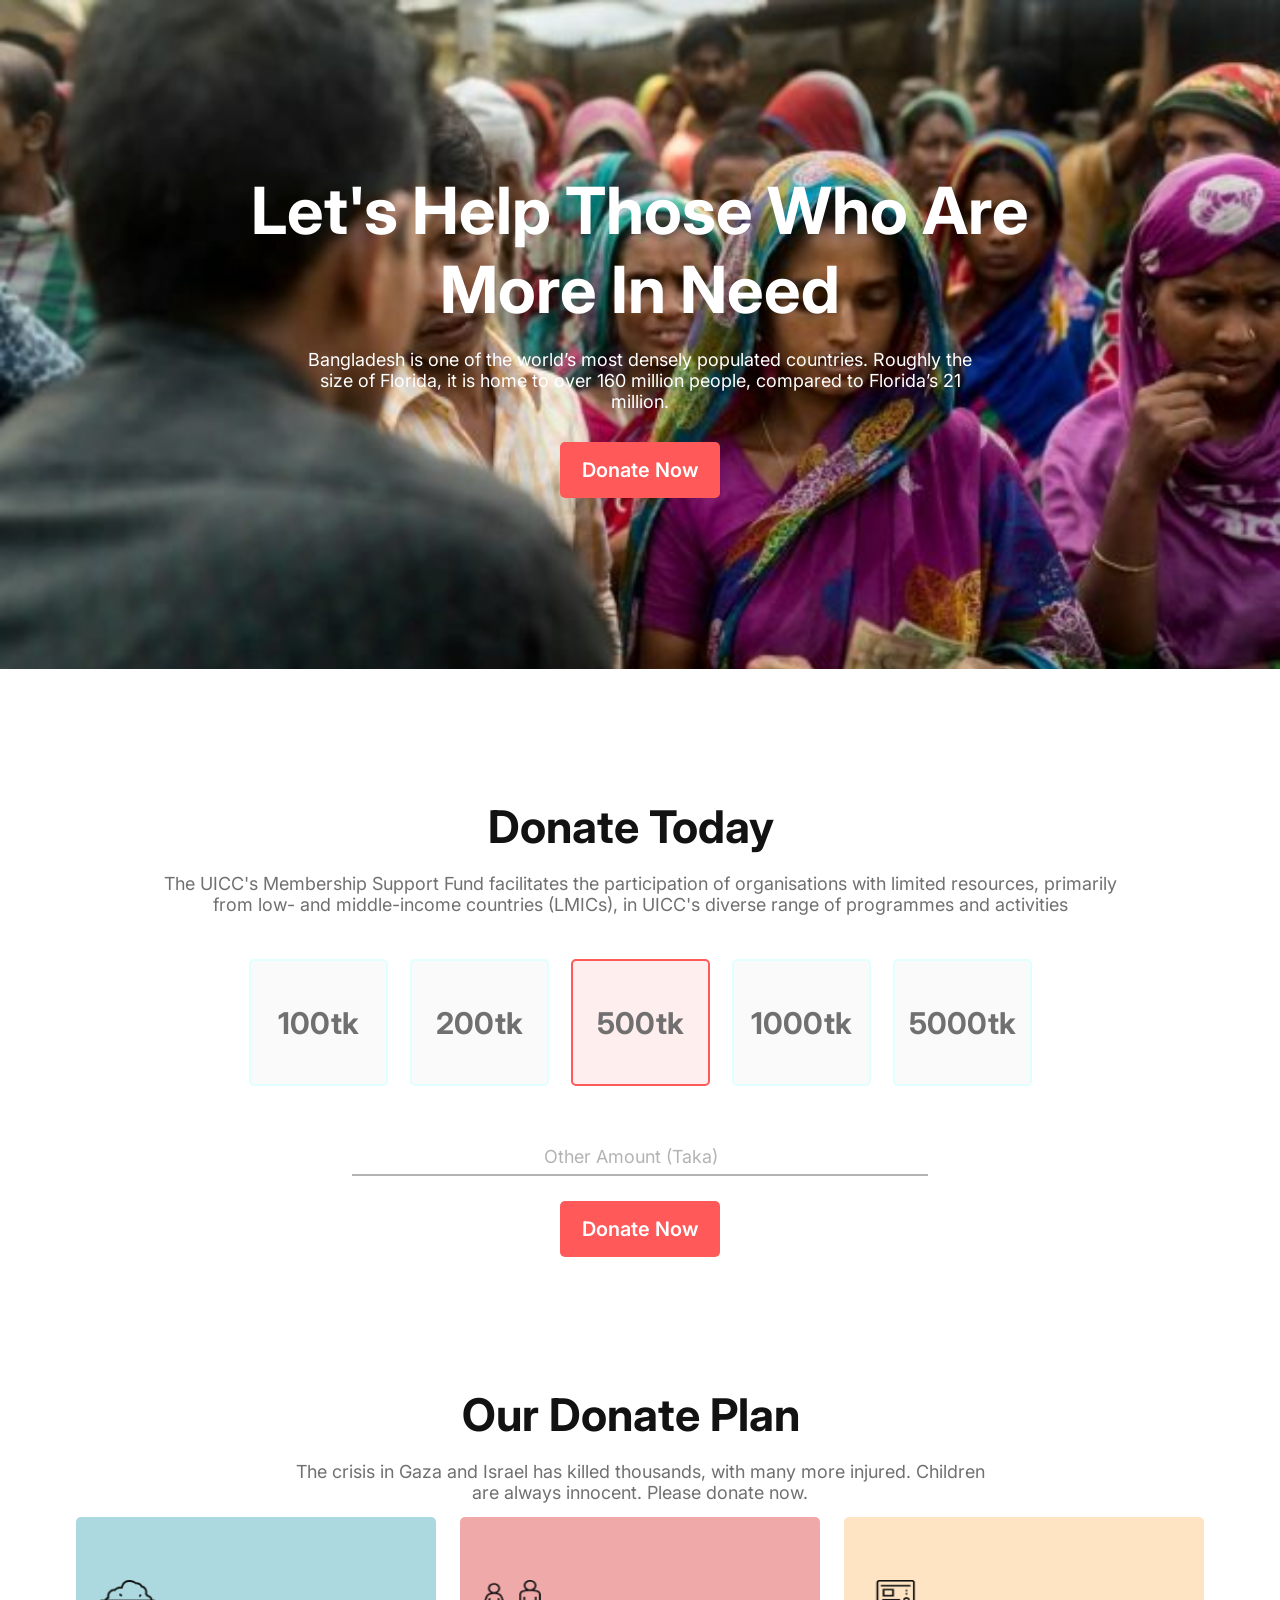
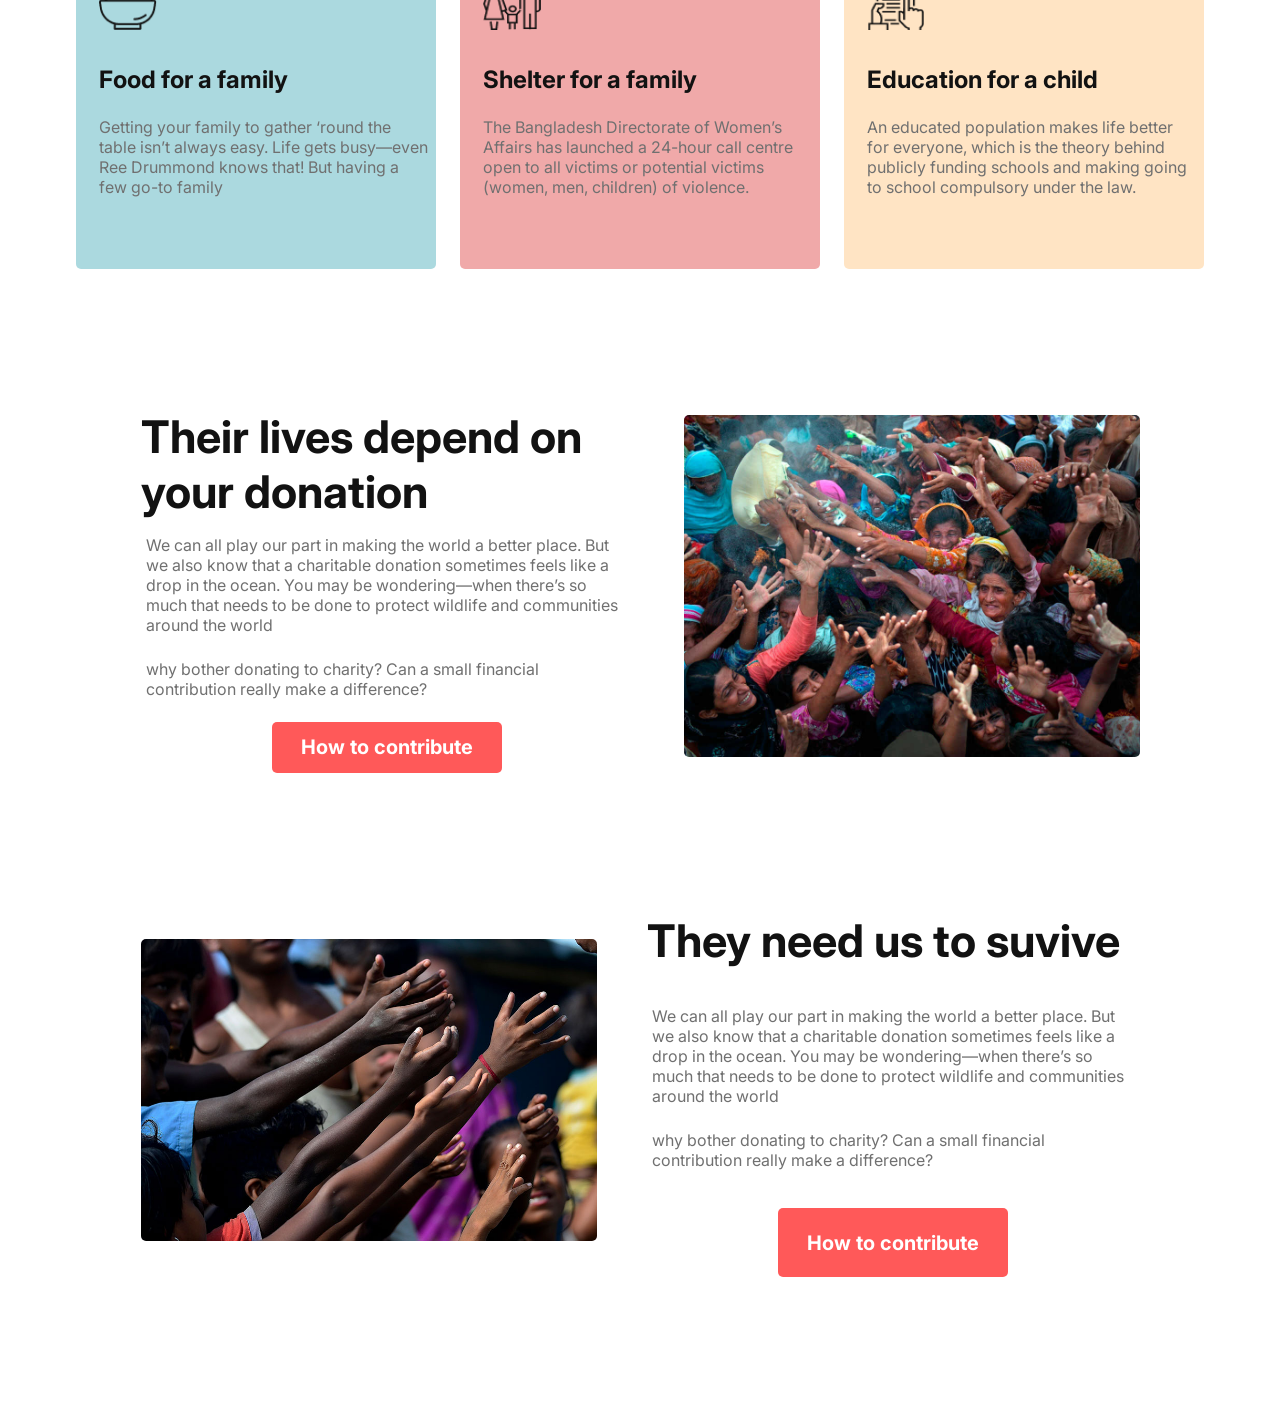
<file: index.html>
<!DOCTYPE html>
<html lang="en">
<head>
    <meta charset="UTF-8">
    <meta name="viewport" content="width=device-width, initial-scale=1.0">
    <link rel="stylesheet" href="./styles/style.css">
    <title>Donate Today</title>
</head>
<body>
    <header class="header">
        <div class=header-container>
        <h1 class="header-title">Let's Help  Those Who Are More In Need</h1>
        <p class="header-description">Bangladesh is one of the world’s most densely populated countries. Roughly the size of Florida, it is home to over 160 million people, compared to Florida’s 21 million.</p>
        <a class="header-btn" href="https://www.savethechildren.org/us/where-we-work/bangladesh" target="_blank">Donate Now</a>
    </div>
    </header>
   <main>
    <section class="main-first-sec">
    <div class="main-first-container">
    <h1 class="main-first-title">Donate Today</h1>
    <p class="main-first-description">The UICC's Membership Support Fund facilitates the participation of organisations with limited resources, primarily from low- and middle-income countries (LMICs), in UICC's diverse range of programmes and activities</p>
</div>
<div class="justify">
<div class="main-amount-container">
<div class="amount-container">
    <h3 class="amount">100tk</h3>
</div>
<div class="amount-container">
    <h3 class="amount">200tk</h3>
</div>
<div class="amount-container border">
    <h3 class="amount ">500tk</h3>
</div>
<div class="amount-container">
    <h3 class="amount">1000tk</h3>
</div>
<div class="amount-container">
    <h3 class="amount">5000tk</h3>
</div>
</div>
<div class="parent-div-main-last">
<div class="main-first-last">
    <p class="other-amount">Other Amount (Taka)</p>
</div>


    <a class="header-btn" href="https://www.savethechildren.org/us/where-we-work/bangladesh" target="_blank">Donate Now</a>
</div>
</div>
</section>
<section class="second-sec-first-container">
    <div class="second-sec-first-title">
        <h1 class="second-sec-main-title">Our Donate Plan</h1>
        <p class="second-sec-description">The crisis in Gaza and Israel has killed thousands, with many more injured. Children are always innocent. Please donate now.</p>
    </div>
    <div class="second-sec-card">
        <div class="second-sec-first-card light-blue">

            <img src="./icons/food.png" alt="food" class="card-photo">
            <h1 class="card-main-title">Food for a family</h1>
            <p class="card-description">Getting your family to gather ‘round the table isn’t always easy. Life gets busy—even Ree Drummond knows that! But having a few go-to family</p>
        </div>
        <div class="second-sec-first-card light-tomato">
            <img src="./icons/shelter.png" alt="Family Support" class="card-photo">
            <h1 class="card-main-title">Shelter for a family</h1>
            <p class="card-description">The Bangladesh Directorate of Women’s Affairs has launched a 24-hour call centre open to all victims or potential victims (women, men, children) of violence.</p>
        </div>
        <div class="second-sec-first-card bisque">
            <img src="./icons/Frame-1.png" alt="Education" class="card-photo">
            <h1 class="card-main-title">Education for a child</h1>
            <p class="card-description">An educated population makes life better for everyone, which is the theory behind publicly funding schools and making going to school compulsory under the law.</p>
        </div>
    </div>
</section>
<section class="third-sec-container">
    <div class="third-sec-main-content">
    <div class="third-sec-title">
        <h1 class="third-sec-main-title">Their lives depend on your donation</h1>
        <p class="third-sec-first-description">We can all play our part in making the world a better place. But we also know that a charitable donation sometimes feels like a drop in the ocean. You may be wondering—when there’s so much that needs to be done to protect wildlife and communities around the world</p>
        <p class="third-sec-second-description">why bother donating to charity? Can a small financial contribution really make a difference?</p>
        <a href="https://www.savethechildren.org/us/where-we-work/bangladesh" target="_blank">How to contribute</a>
    
    
</div>
    
    <div class="third-sec-photo">
        <img class="third-sec-main-photo" src="./images/donation6.jpg" alt="Donation Photo">
    </div>
</div>
</section>
<section class="third-sec-container">
    <div class="third-sec-main-content">
        <div class="third-sec-photo">
            <img class="third-sec-main-photo" src="./images/donation13.jpg" alt="Donation Photo">
        </div>
    <div class="third-sec-title">
        <h1 class="third-sec-main-title">They need us to suvive</h1>
        <p class="third-sec-first-description">We can all play our part in making the world a better place. But we also know that a charitable donation sometimes feels like a drop in the ocean. You may be wondering—when there’s so much that needs to be done to protect wildlife and communities around the world</p>
        <p class="third-sec-second-description">why bother donating to charity? Can a small financial contribution really make a difference?</p>
        <a href="https://www.savethechildren.org/us/where-we-work/bangladesh" target="_blank">How to contribute</a>
    
</div>
    
</div>
</section>
</main>
</body>
</html>
</file>
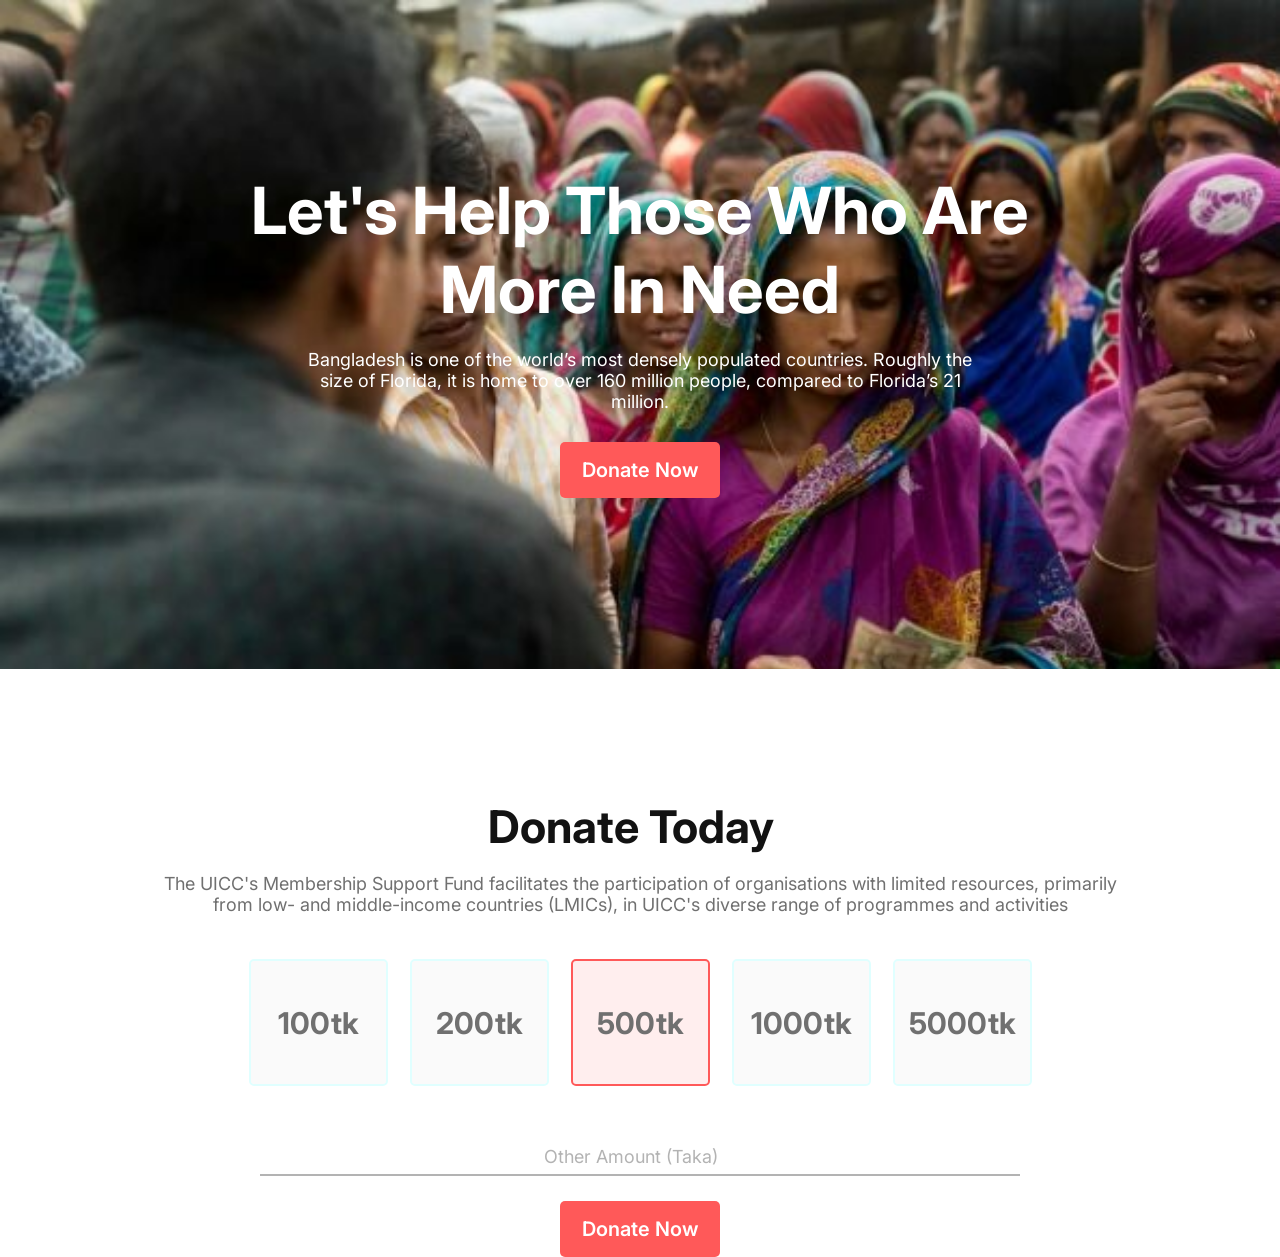
<file: images/index.html>
<!DOCTYPE html>
<html lang="en">
<head>
    <meta charset="UTF-8">
    <meta name="viewport" content="width=device-width, initial-scale=1.0">
    <link rel="stylesheet" href="./styles/style.css">
    <title>Donate Today</title>
</head>
<body>
    <header class="header">
        <div class=header-container>
        <h1 class="header-title">Let's Help  Those Who Are More In Need</h1>
        <p class="header-description">Bangladesh is one of the world’s most densely populated countries. Roughly the size of Florida, it is home to over 160 million people, compared to Florida’s 21 million.</p>
        <a class="header-btn" href="https://www.savethechildren.org/us/where-we-work/bangladesh" target="_blank">Donate Now</a>
    </div>
    </header>
   <main>
    <section class="main-first-sec">
    <div class="main-first-container">
    <h1 class="main-first-title">Donate Today</h1>
    <p class="main-first-description">The UICC's Membership Support Fund facilitates the participation of organisations with limited resources, primarily from low- and middle-income countries (LMICs), in UICC's diverse range of programmes and activities</p>
</div>
<div class="main-amount-container">
<div class="amount-container">
    <h3 class="amount">100tk</h3>
</div>
<div class="amount-container">
    <h3 class="amount">200tk</h3>
</div>
<div class="amount-container border">
    <h3 class="amount ">500tk</h3>
</div>
<div class="amount-container">
    <h3 class="amount">1000tk</h3>
</div>
<div class="amount-container">
    <h3 class="amount">5000tk</h3>
</div>
</div>
<div class="parent-div-main-last">
<div class="main-first-last">
    <p class="other-amount">Other Amount (Taka)</p>
</div>

    <a class="header-btn" href="https://www.savethechildren.org/us/where-we-work/bangladesh" target="_blank">Donate Now</a>
</div>
</section>
</main>
</body>
</html>
</file>
<file: styles/style.css>
@import url('https://fonts.googleapis.com/css2?family=Inter:wght@100..900&display=swap');

body {
    font-family: "Inter", sans-serif;
    ;
}

* {
    margin: 0;
}

header {
    background-image: url(../images/donation1.jpg);
    width: 100%;
    /* height:px; */
    background-repeat: no-repeat;
    background-size: cover;
}

.header-container {
    display: flex;
    flex-direction: column;
    justify-content: center;
    align-items: center;
    height: 669px;
}

.header-title {
    color: #FFFFFF;
    font-size: 65px;
    font-weight: bold;
    width: 826px;
    text-align: center;
    margin-bottom: 20px;
}

.header-description {
    color: #FFFFFF;
    font-size: 18px;
    text-align: center;
    width: 691px;
    margin-bottom: 30px;
}

.header-btn {
    width: 160px;
    height: 56px;
    background-color: #FF5959;
    text-align: center;
    display: flex;
    align-items: center;
    justify-content: center;
    font-size: 20px;
    font-weight: 600;
    border-radius: 5px;

}

.header-container a {
    text-decoration: none;
    color: #FFFFFF;
}

.main-first-container {
    width: 100%;
    margin-top: 130px;
    display: flex;
    flex-direction: column;
    justify-content: center;
    align-items: center;
}

.main-first-title {
    width: 304px;
    height: 54px;
    font-size: 45px;
    font-weight: bold;
    color: #121212;
    margin-bottom:20px;
}

.main-first-description {
    width: 991px;
    height: 56px;
    font-size: 18px;
    color: #707070;
    text-align: center;
}

.main-amount-container {
    display: flex;
    width: 100%;
    display: flex;
    /* flex-direction: row; */
    align-items: center;
    justify-content: center;
    margin-top:30px;
    gap:22px;
    margin-bottom:60px;
    
}

.amount-container {
    width: 135px;
    height: 123px;
    border-radius: 5px;
    background-color: #FAFAFA;
    display: flex;
    justify-content: center;
    align-items: center;
    border:2px solid lightcyan;
    
}
.border{
    border: 2px solid #FF5959;
    background-color:#FFEEEE ;
}
.amount{
    font-size:30px;
    font-weight: bold;
    color:#707070;
}
.parent-div-main-last{
    display:flex;
    flex-direction: column;
    justify-content: center;
    align-items: center;
    
}
.parent-div-main-last a{
    text-decoration: none;
    color:#FFFFFF;
    display: flex;
    align-items: center;
    margin-bottom:130px;
    
 
}


.main-first-last{
    width:45%;
    border-bottom: 2px solid #B3B3B3;
    display: flex;
    justify-content: center;
    margin-bottom:25px;
}
.other-amount{
    width:192px;
    height:28px;
    font-size:18px;
    color:#B3B3B3;

    
}
.second-sec-first-title{
    display:flex;
    flex-direction: column;
    justify-content: center;
    align-items: center;
}
.second-sec-main-title{
    width:357px;
    height: 54px;
    font-size: 45px;
    font-weight: bold;
    color:#121212;
    margin-bottom:20px;
}
.second-sec-description{
    width:691px;
    height:56px;
    font-size:18px;
    color:#707070;
    text-align: center;

}

.second-sec-card{
    display:flex;
    justify-content: center;
    /* flex-direction: column; */
    gap:24px;

}
.second-sec-first-card{
    width:360px;
    height:352px;
    border-radius: 5px;;
}
.card-photo{
    width:58.13px;
    height:49.77px;
    margin-bottom:31px;
    margin-top:63px;
    margin-left:23px;
}
.card-main-title{
    width:250px;
    height: 36px;
    font-size: 24px;
    font-weight: 700;
    color:#121212;
    margin-bottom:16px;
    margin-left:23px;
}
.card-description{
    width:330px;
    height: 101px;
    font-size: 16px;
    color:#707070;
    margin-top:0px;
    margin-left:23px;
}
.light-tomato{
    background-color: #f0a9a9;
}
.light-blue{
    background-color: #abd9df;
}
.bisque{
    background-color: bisque;
}
.third-sec-container{
    margin-top:130px;
    width:100%;
    display: flex;
    flex-direction: column;
   justify-content: center;
    align-items: center;
    margin-bottom:130px;
}
.third-sec-main-content{
    display:flex;
    justify-content: center;
    align-items: center;
    /* border:2px solid red; */
    gap:50px;
    width:100%;
 
}
.third-sec-title{
    width:493px;
    height:374px;
    display:flex;
    flex-direction: column;
    justify-content: center;
    align-items: center;

}
.third-sec-main-title{
    width:492px;
    height:106px;
    font-size:45px;
    font-weight:700;
    color:#121212;
    margin-bottom:20px;
    margin-top:10px;
}
.third-sec-first-description{
    width:482px;
    height:84px;
    font-size: 16px;
    color:#707070;
    margin-bottom: 40px;
}
.third-sec-second-description{
    width:482px;
    height:84px;
    font-size: 16px;
    color:#707070;
    margin-bottom: 20px;
}

.third-sec-photo{
    display:flex;
    justify-content: center;
    align-items: center;
}
.third-sec-main-photo{
    width:456px;
    height: auto;
    border-radius: 5px;
    
}
.third-sec-title a{
    text-decoration: none;
    width:230px;
    height:100px;
    background-color: #FF5959;
    color:#FFFFFF;
    border-radius: 5px;
    font-size: 20px;
    font-weight: bold;
    text-align: center;
    display: flex;
    justify-content: center;
    align-items: center;

}
@media screen and (max-width: 576px) {
    .header {
        display: flex;
        flex-direction: column;
        width: 100%;

    }

    .header-title {
        width: 100%;
    }

    .header-description {
        width: 100%
    }
}

@media screen and (min-width: 577px) and (max-width: 992px) {
    .header {
        display: flex;
        flex-direction: column;
        width: 100%;
    }

    .header-title {
        width: 100%;
    }

    .header-description {
        width: 100%
    }
}
@media screen and (max-width: 576px) {
    .main-first-sec{
        display:flex;
        flex-direction: column;
    }
    .main-first-container{
        width:100%;
    }
    .main-first-title{
        width:100%;
        text-align: center;
    }
    .main-first-description{
        width:100%;
        margin-bottom: 50px;
    }
    .main-amount-container{
        width:100%;
        display:grid;
        grid-template-columns: repeat(2, 1fr);
        /* display:flex;
        flex-direction: column;
        justify-content: center;
        align-items: center;
         */
    }
}
@media screen and (min-width: 576px) and (max-width: 992px){
    .main-first-sec{
        display:flex;
        flex-direction: column;
    }
    .main-first-container{
        width:100%;
    }
    .main-first-title{
        width:100%;
        text-align: center;
    }
    .main-first-description{
        width:100%;
        margin-bottom: 50px;
    }
    .main-amount-container{
        width:100%;
        display:grid;
        grid-template-columns: repeat(3, 2fr);
        text-align: center;
        justify-content: center;
        align-items: center;
        /* display:flex;
        flex-direction: column;
        justify-content: center;
        align-items: center;
         */
    }
    .amount-container{
        display:grid;
        /* grid-template-columns: repeat(2, 1fr); */
        /* display:flex;
        justify-content: center;
        align-items: center;
        flex-direction: column;
    /*  */
    }
    .main-first-last{
        width:100%;
        display:flex;
        justify-content: center;
        align-items: center;
    }
    
}
@media screen  and (max-width:576px){
    .second-sec-card{
        display:flex;
    flex-direction:column;
    justify-content: center;
    align-items: center;
    width:100%;
    }
    .second-sec-description{
        width:90%;
        margin-bottom:30px;
    }
    .card-main-title{
        width:100%;
        margin:0px;
        margin-bottom:16px;
    }
    .card-description{
        width:100%;
        margin:0;
    }
    .card-photo{
        margin-bottom:31px;
        margin-top:63px;
    }
}
@media screen  and (min-width:577px) and (max-width:992px){
    .second-sec-card{
        display:grid;
    grid-template-columns: repeat(2, 1fr);
    width:100%;
    }
    .second-sec-description{
        width:90%;
        margin-bottom:30px;
    }
    .card-main-title{
        width:100%;
        margin:0px;
        margin-bottom:16px;
    }
    .card-description{
        width:100%;
        margin:0;
    }
    .card-photo{
        margin-bottom:31px;
        margin-top:63px;
    }
}
@media screen and (max-width:576px){
    
    .third-sec-main-content{
        width:100%;
    display:flex;
    flex-direction: column;
       justify-content: center;
    }
    .third-sec-container{
        
        width:100% ;
        display:flex;
        flex-direction: column-reverse;
        justify-content:center;
        align-items:center;
    }
    
    .third-sec-main-photo{
        width:100%;
    }
    .third-sec-main-title{
        width:100%;
        display:flex;
        
    }
    .third-sec-title{
        width:100%;
        text-align: center;
      
    }
    .third-sec-first-description{
        width:100%;
        text-align: center;
        height: 100%;
        margin-bottom:0px;
    }
    .third-sec-second-description{
        width:100%;
    }
    .third-sec-photo{
        width:100%;
        display:flex;
        flex-direction: column-reverse;
    }
    body{
        overflow-x: hidden;
    }
}
@media screen and (min-width:576px) and (max-width:992px){
    .third-sec-main-content{
        width:100%;
    display:flex;
        flex-wrap:wrap;
    }
    .third-sec-container{
        
        width:100%;
        display:flex;
        flex-direction: column;
        justify-content: center;
        align-items:center;
    }
    .third-sec-main-photo{
        width:100%;
    }
    .third-sec-main-title{
        width:100%;
        margin-bottom:100px;
    }
    .third-sec-title{
        width:100%;
        text-align: center;
    }
    .third-sec-first-description{
        width:100%;
        text-align: center;
        height: 100%;
        margin-bottom:0px;
    }
    .third-sec-second-description{
        width:100%;
    }
}
</file>
<file: images/styles/style.css>
@import url('https://fonts.googleapis.com/css2?family=Inter:wght@100..900&display=swap');

body {
    font-family: "Inter", sans-serif;
    ;
}

* {
    margin: 0;
}

header {
    background-image: url(../donation1.jpg);
    width: 100%;
    /* height:px; */
    background-repeat: no-repeat;
    background-size: cover;
}

.header-container {
    display: flex;
    flex-direction: column;
    justify-content: center;
    align-items: center;
    height: 669px;
}

.header-title {
    color: #FFFFFF;
    font-size: 65px;
    font-weight: bold;
    width: 826px;
    text-align: center;
    margin-bottom: 20px;
}

.header-description {
    color: #FFFFFF;
    font-size: 18px;
    text-align: center;
    width: 691px;
    margin-bottom: 30px;
}

.header-btn {
    width: 160px;
    height: 56px;
    background-color: #FF5959;
    text-align: center;
    display: flex;
    align-items: center;
    justify-content: center;
    font-size: 20px;
    font-weight: 600;
    border-radius: 5px;

}

.header-container a {
    text-decoration: none;
    color: #FFFFFF;
}

.main-first-container {
    width: 100%;
    margin-top: 130px;
    display: flex;
    flex-direction: column;
    justify-content: center;
    align-items: center;
}

.main-first-title {
    width: 304px;
    height: 54px;
    font-size: 45px;
    font-weight: bold;
    color: #121212;
    margin-bottom:20px;
}

.main-first-description {
    width: 991px;
    height: 56px;
    font-size: 18px;
    color: #707070;
    text-align: center;
}

.main-amount-container {
    display: flex;
    width: 100%;
    display: flex;
    /* flex-direction: row; */
    align-items: center;
    justify-content: center;
    margin-top:30px;
    gap:22px;
    margin-bottom:60px;
    
}

.amount-container {
    width: 135px;
    height: 123px;
    border-radius: 5px;
    background-color: #FAFAFA;
    display: flex;
    justify-content: center;
    align-items: center;
    border:2px solid lightcyan;
    
}
.border{
    border: 2px solid #FF5959;
    background-color:#FFEEEE ;
}
.amount{
    font-size:30px;
    font-weight: bold;
    color:#707070;
}
.parent-div-main-last{
    display:flex;
    flex-direction: column;
    justify-content: center;
    align-items: center;
    
}
.parent-div-main-last a{
    text-decoration: none;
    color:#FFFFFF;
    display: flex;
    align-items: center;
    
 
}


.main-first-last{
    width:760px;
    border-bottom: 2px solid #B3B3B3;
    display: flex;
    justify-content: center;
    margin-bottom:25px;
}
.other-amount{
    width:192px;
    height:28px;
    font-size:18px;
    color:#B3B3B3;

    
}

@media screen and (max-width: 576px) {
    .header {
        display: flex;
        flex-direction: column;
        width: 100%;

    }

    .header-title {
        width: 100%;
    }

    .header-description {
        width: 100%
    }
}

@media screen and (min-width: 577px) and (max-width: 992px) {
    .header {
        display: flex;
        flex-direction: column;
        width: 100%;
    }

    .header-title {
        width: 100%;
    }

    .header-description {
        width: 100%
    }
}
@media screen and (max-width: 576px) {
    .main-first-sec{
        display:flex;
        flex-direction: column;
    }
    .main-first-container{
        width:100%;
    }
    .main-first-title{
        width:100%;
    }
    .main-first-description{
        width:100%;
        margin-bottom: 50px;
    }
    .main-amount-container{
        width:100%;
        display:grid;
        grid-template-columns: repeat(2, 1fr);
        
    }
    .amount-container{
        display:grid;
        grid-template-columns: repeat(2, 1fr);
    }
    .main-first-last{
        width:100%;
        display:flex;
        justify-content: center;
        align-items: center;
    }
 
}
</file>
